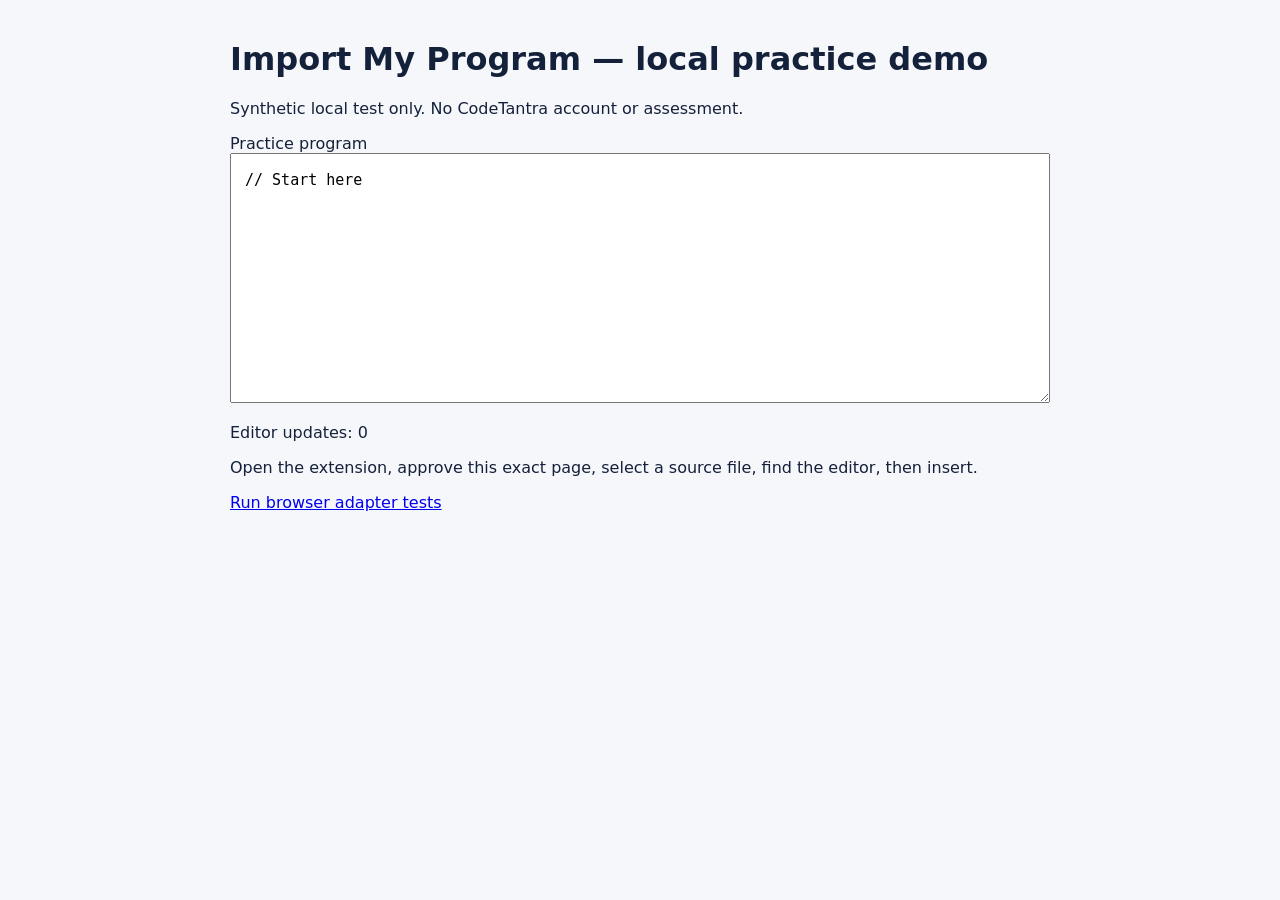
<file: demo/index.html>
<!doctype html><html lang="en"><meta charset="utf-8"><meta name="viewport" content="width=device-width"><title>Import My Program — local demo</title><style>body{font:16px system-ui;max-width:820px;margin:40px auto;background:#f6f7fb;color:#14213a}textarea{width:100%;height:250px;font:15px/1.6 monospace;padding:14px;box-sizing:border-box}button{padding:10px}pre{white-space:pre-wrap}</style><h1>Import My Program — local practice demo</h1><p>Synthetic local test only. No CodeTantra account or assessment.</p><label for="program">Practice program</label><textarea id="program" spellcheck="false">// Start here
</textarea><p id="events">Editor updates: 0</p><p>Open the extension, approve this exact page, select a source file, find the editor, then insert.</p><a href="/tests/browser.html">Run browser adapter tests</a><script src="demo.js"></script></html>
</file>
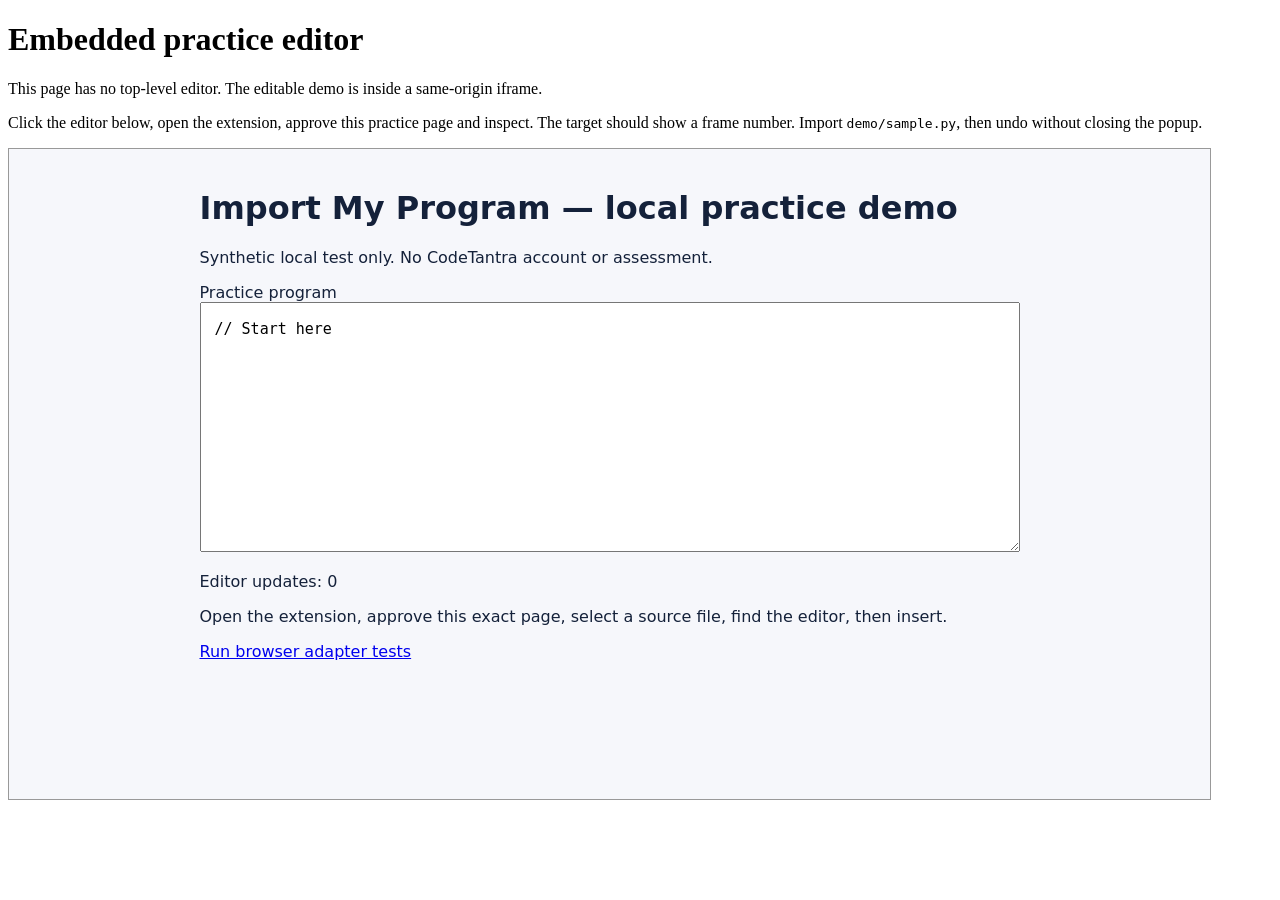
<file: demo/frames.html>
<!doctype html>
<html lang="en">
<head><meta charset="utf-8"><meta name="viewport" content="width=device-width,initial-scale=1"><title>Embedded practice editor demo</title></head>
<body>
<h1>Embedded practice editor</h1>
<p>This page has no top-level editor. The editable demo is inside a same-origin iframe.</p>
<p>Click the editor below, open the extension, approve this practice page and inspect. The target should show a frame number. Import <code>demo/sample.py</code>, then undo without closing the popup.</p>
<iframe title="Practice editor" src="index.html" style="width:95%;height:650px;border:1px solid #999"></iframe>
</body>
</html>
</file>
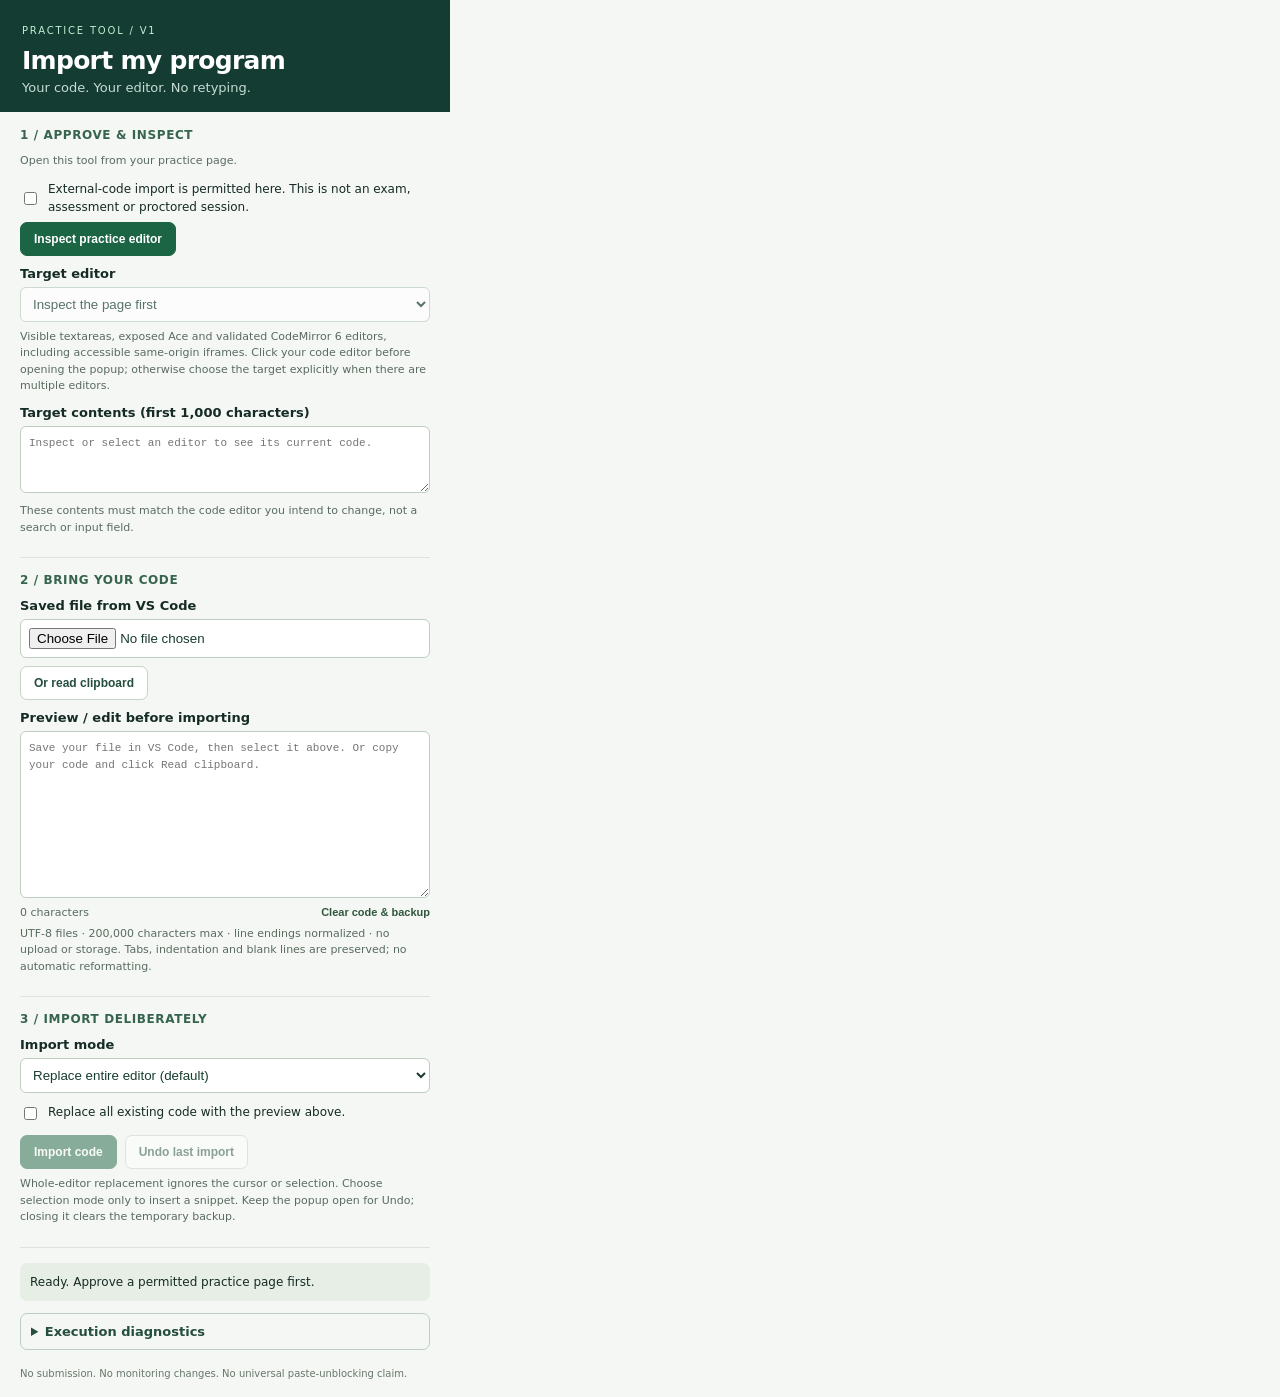
<file: extension/popup.html>
<!doctype html>
<html lang="en"><head><meta charset="utf-8"><meta name="viewport" content="width=device-width,initial-scale=1"><title>Import my program</title><link rel="stylesheet" href="popup.css"></head>
<body><header><span class="badge">PRACTICE TOOL / V1</span><h1>Import my program</h1><p>Your code. Your editor. No retyping.</p></header>
<main>
<section><h2>1 / Approve & inspect</h2><p id="page" class="muted">Open this tool from your practice page.</p><label class="check"><input id="consent" type="checkbox">External-code import is permitted here. This is not an exam, assessment or proctored session.</label><button id="inspect" type="button">Inspect practice editor</button><label for="target">Target editor</label><select id="target" disabled><option value="">Inspect the page first</option></select><p class="hint">Visible textareas, exposed Ace and validated CodeMirror 6 editors, including accessible same-origin iframes. Click your code editor before opening the popup; otherwise choose the target explicitly when there are multiple editors.</p><label for="targetCode">Target contents (first 1,000 characters)</label><textarea id="targetCode" rows="3" readonly spellcheck="false" placeholder="Inspect or select an editor to see its current code."></textarea><p class="hint">These contents must match the code editor you intend to change, not a search or input field.</p></section>
<section><h2>2 / Bring your code</h2><label for="file">Saved file from VS Code</label><input id="file" type="file"><button id="readClipboard" type="button" class="secondary">Or read clipboard</button><label for="preview">Preview / edit before importing</label><textarea id="preview" rows="9" spellcheck="false" placeholder="Save your file in VS Code, then select it above. Or copy your code and click Read clipboard."></textarea><div class="meta"><span id="count">0 characters</span><button id="clear" type="button" class="text">Clear code & backup</button></div><p class="hint">UTF-8 files · 200,000 characters max · line endings normalized · no upload or storage. Tabs, indentation and blank lines are preserved; no automatic reformatting.</p></section>
<section><h2>3 / Import deliberately</h2><label for="mode">Import mode</label><select id="mode"><option value="replace" selected>Replace entire editor (default)</option><option value="selection">Insert at cursor / replace selection</option></select><label id="replaceRow" class="check"><input id="replaceConfirmed" type="checkbox">Replace all existing code with the preview above.</label><div class="actions"><button id="insert" type="button" disabled>Import code</button><button id="undo" type="button" class="secondary" disabled>Undo last import</button></div><p class="hint">Whole-editor replacement ignores the cursor or selection. Choose selection mode only to insert a snippet. Keep the popup open for Undo; closing it clears the temporary backup.</p></section>
<p id="status" role="status" aria-live="polite">Ready. Approve a permitted practice page first.</p>
<details id="diagnostics"><summary>Execution diagnostics</summary><p class="hint">Latest 100 entries, in memory only. Closing the popup clears this log. Checks do not prove saving, submission or live CodeTantra support.</p><p class="hint">Report excludes source, clipboard text, filenames, editor labels, URLs and account data. Review it below before exporting. Export creates a local file that remains after closing the popup.</p><h2 id="diagnosticReportLabel">Report preview</h2><pre id="diagnosticReport" tabindex="0" aria-labelledby="diagnosticReportLabel"></pre><div class="actions"><button id="clearDiagnostics" type="button" class="secondary">Clear log</button><button id="exportDiagnostics" type="button" class="secondary">Export report</button></div><p id="diagnosticStatus" class="hint" role="status" aria-live="polite"></p></details>
</main><footer>No submission. No monitoring changes. No universal paste-unblocking claim.</footer><script type="module" src="popup.mjs"></script></body></html>
</file>
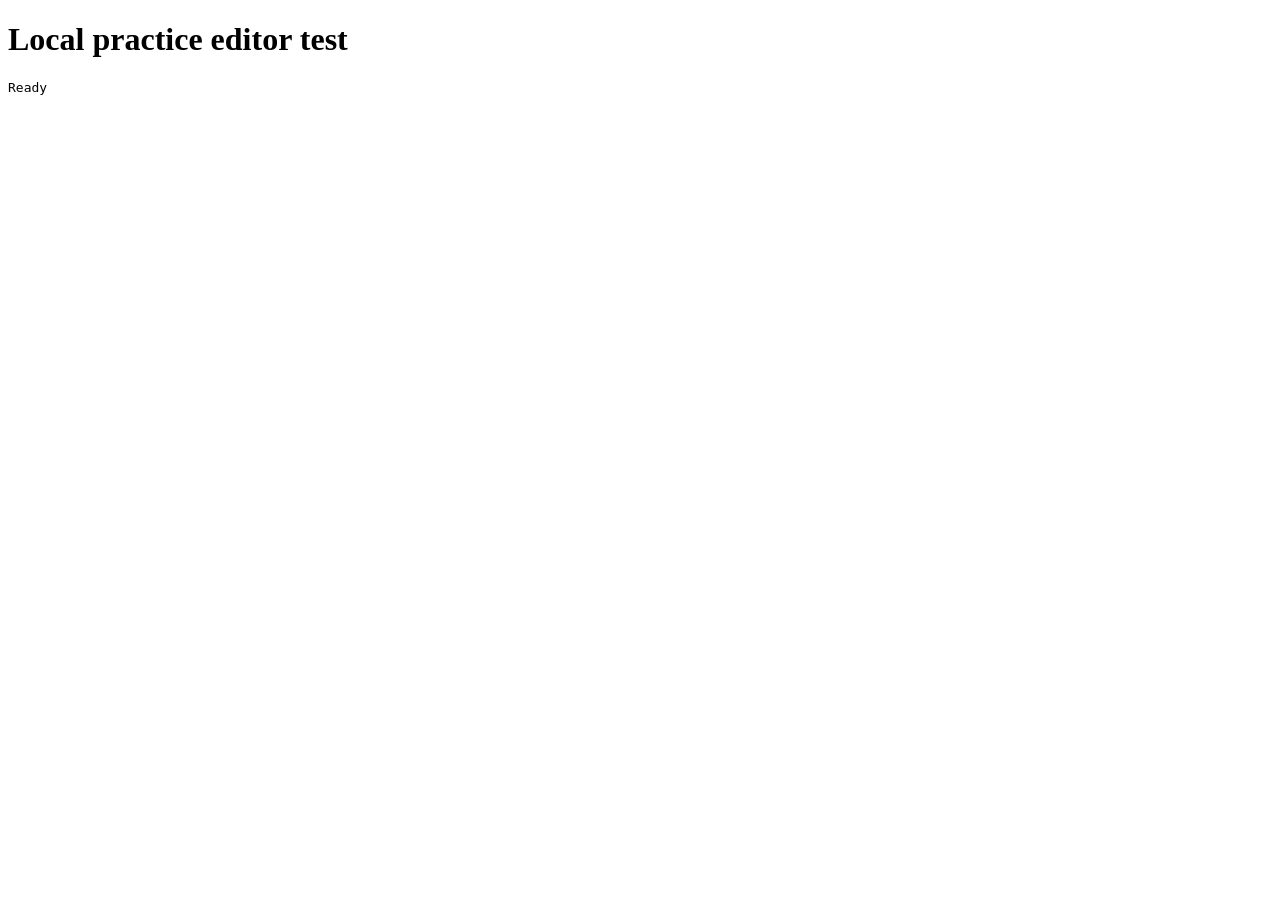
<file: tests/browser.html>
<!doctype html><html lang="en"><meta charset="utf-8"><title>Program Import Practice Test</title><body><h1>Local practice editor test</h1><div id="fixture"></div><pre id="results">Ready</pre><script type="module">
window.runTests = async () => {
  const results = [];
  try {
    const {pageEditor} = await import('../extension/editor-adapter.mjs');
    const url = location.href;
    const invoke = (operation, args={}) => pageEditor({operation, approvedUrl:url, consent:true, ...args});
    fixture.innerHTML = '<label for="code">Code</label><textarea id="code" rows="8" cols="65"></textarea>';
    const el = document.getElementById('code');
    el.value = 'start\nfinish'; el.setSelectionRange(6,6);
    let inputs = 0; el.addEventListener('input',()=> inputs++);
    const inspection = invoke('inspect');
    if (!inspection.ok || inspection.editors.length !== 1) throw Error('did not discover the visible textarea');
    const snapshot = invoke('snapshot', {target:inspection.editors[0].target});
    if (!snapshot.ok) throw Error('snapshot failed');
    const text = '\tprint("hello 😀");\n';
    const inserted = invoke('insert', {target:snapshot.target, expected:snapshot.snapshot, text, mode:'selection'});
    if (!inserted.ok || el.value !== 'start\n'+text+'finish' || inputs !== 1) throw Error('multiline insertion/input event failed');
    const undone = invoke('undo', {target:snapshot.target, expected:inserted.snapshot, restore:snapshot.snapshot});
    if (!undone.ok || el.value !== 'start\nfinish' || el.selectionStart !== 6 || inputs !== 2) throw Error('undo failed');
    results.push({name:'textarea: multiline, Unicode, input event and undo',ok:true});
  } catch(e) { results.push({name:'textarea: multiline, Unicode, input event and undo',ok:false,error:e.message}); }
  try {
    if (!window.ace) await new Promise((resolve,reject) => { const s=document.createElement('script'); s.src='https://ace.c9.io/build/src/ace.js'; s.onload=resolve; s.onerror=()=>reject(Error('Official Ace test library could not load')); document.head.append(s); });
    const {pageEditor} = await import('../extension/editor-adapter.mjs');
    fixture.innerHTML = '<div id="ace-code" style="width:600px;height:200px"></div>';
    const editor = ace.edit('ace-code'); editor.session.setUseWorker(false); editor.setValue('first\nlast',-1); editor.moveCursorTo(1,0);
    const invoke = (operation,args={})=>pageEditor({operation,approvedUrl:location.href,consent:true,...args});
    const inspection=invoke('inspect');
    if (!inspection.ok || inspection.editors[0]?.kind !== 'ace') throw Error('exposed Ace editor not discovered');
    const snapshot=invoke('snapshot',{target:inspection.editors[0].target});
    const text='\tprint("hello 😀");\n';
    const inserted=invoke('insert',{target:snapshot.target,expected:snapshot.snapshot,text,mode:'selection'});
    if (!inserted.ok || editor.getValue() !== 'first\n'+text+'last') throw Error('Ace multiline insertion failed: '+(inserted.error||''));
    const undone=invoke('undo',{target:snapshot.target,expected:inserted.snapshot,restore:snapshot.snapshot});
    if (!undone.ok || editor.getValue() !== 'first\nlast') throw Error('Ace undo failed');
    editor.setReadOnly(true);
    const readonly=invoke('insert',{target:snapshot.target,expected:snapshot.snapshot,text,mode:'selection'});
    if (readonly.ok || editor.getValue() !== 'first\nlast') throw Error('Ace read-only protection failed');
    results.push({name:'real Ace: multiline, Unicode, undo and read-only',ok:true,version:ace.version});
    editor.destroy(); fixture.innerHTML='';
  } catch(e) { results.push({name:'real Ace: multiline, Unicode, undo and read-only',ok:false,error:e.message}); }
  document.getElementById('results').textContent = JSON.stringify(results,null,2);
  return results;
};
</script></body></html>
</file>
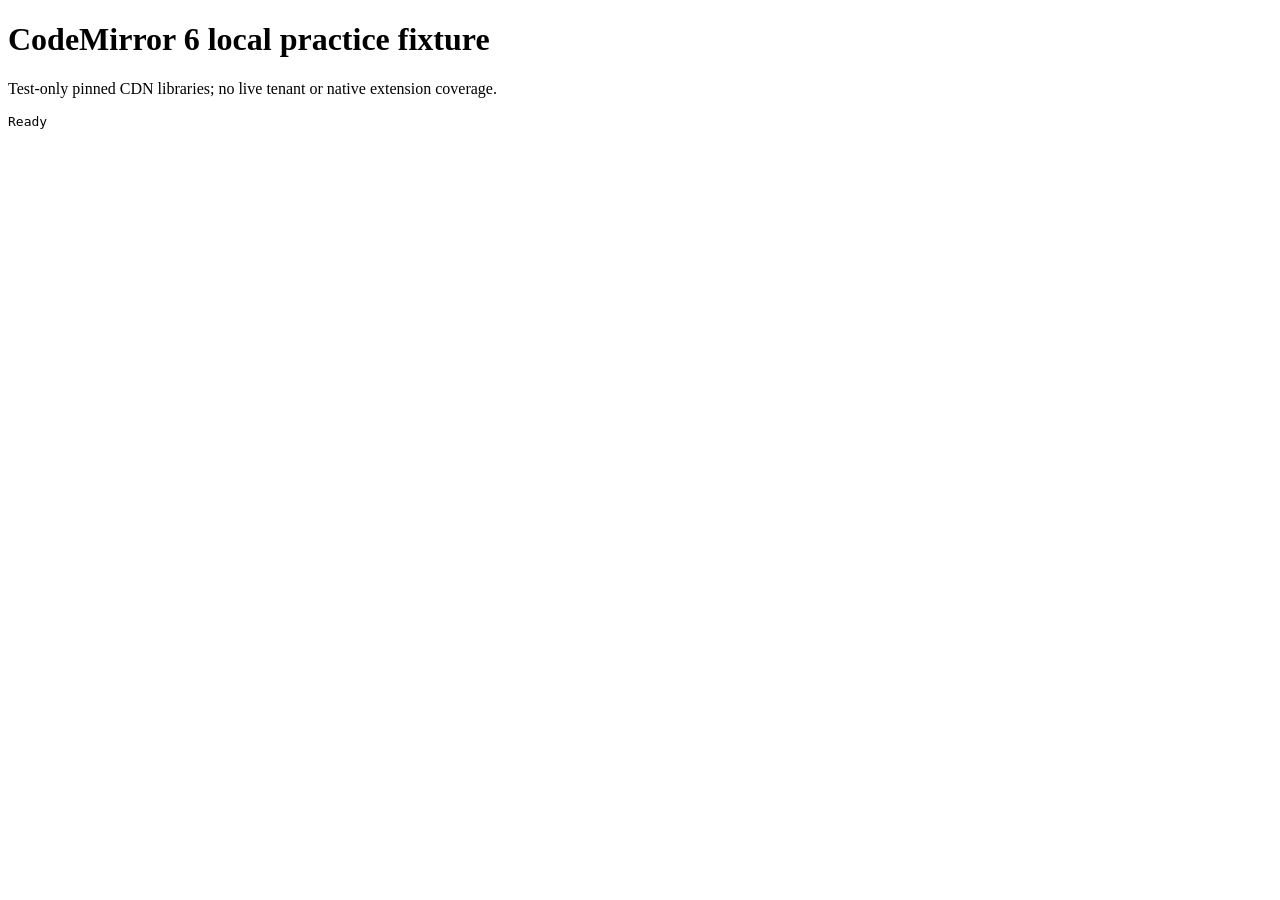
<file: tests/cm6-browser.html>
<!doctype html>
<html lang="en"><meta charset="utf-8"><title>CodeMirror 6 practice adapter tests</title>
<style>.cm-editor{height:180px;width:640px;border:1px solid #aaa}.cm-scroller{overflow:auto}iframe{width:500px;height:850px}</style>
<h1>CodeMirror 6 local practice fixture</h1>
<p>Test-only pinned CDN libraries; no live tenant or native extension coverage.</p>
<div id="fixture"></div><div id="popup-host"></div><pre id="results">Ready</pre>
<script type="importmap">{"imports":{"@codemirror/state":"https://esm.sh/@codemirror/state@6.6.0?bundle"}}</script>
<script type="module" src="cm6-browser.mjs"></script></html>
</file>
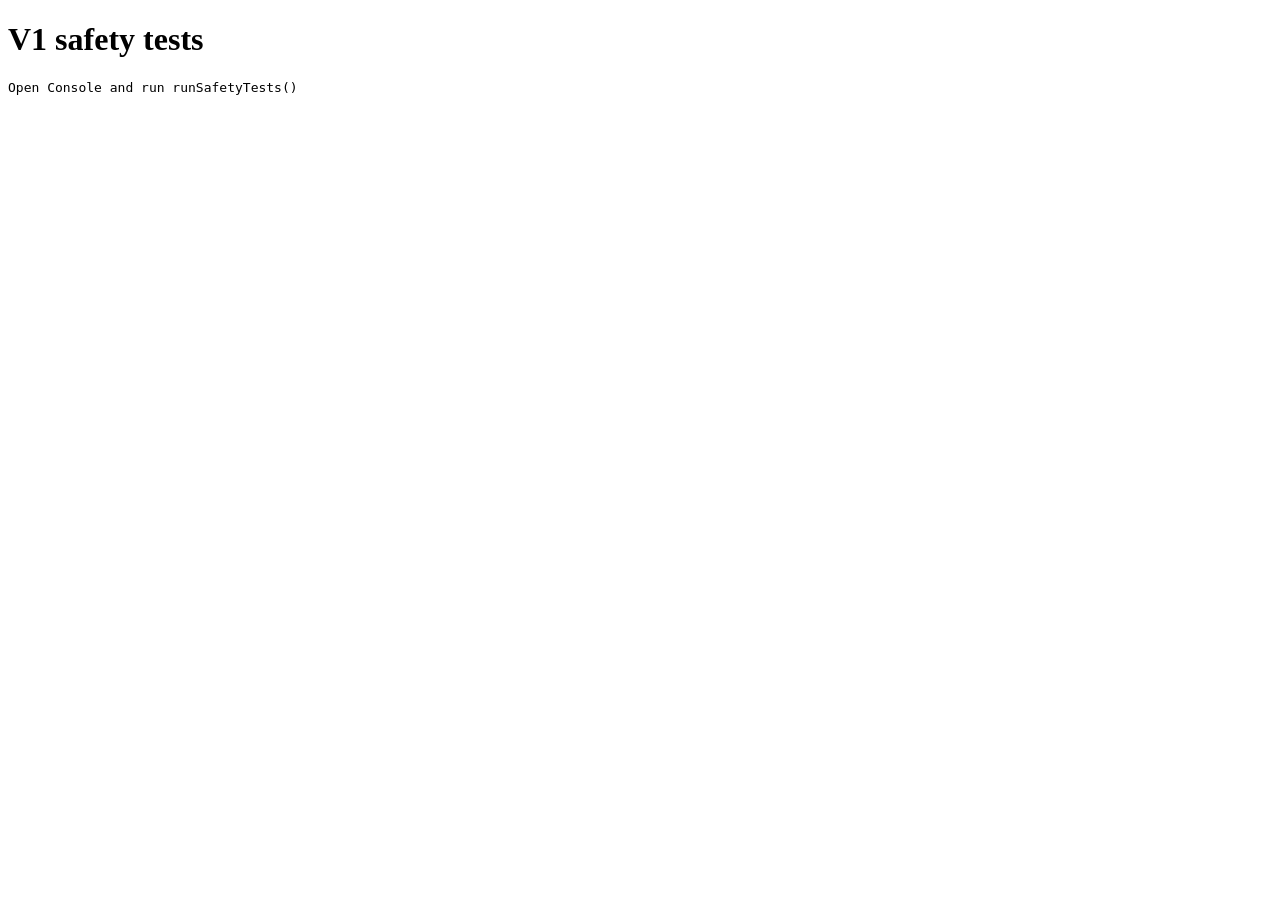
<file: tests/safety.html>
<!doctype html><html lang="en"><meta charset="utf-8"><title>V1 safety tests</title><h1>V1 safety tests</h1><div id="fixture"></div><pre id="results">Open Console and run runSafetyTests()</pre><script type="module" src="safety.mjs"></script></html>
</file>
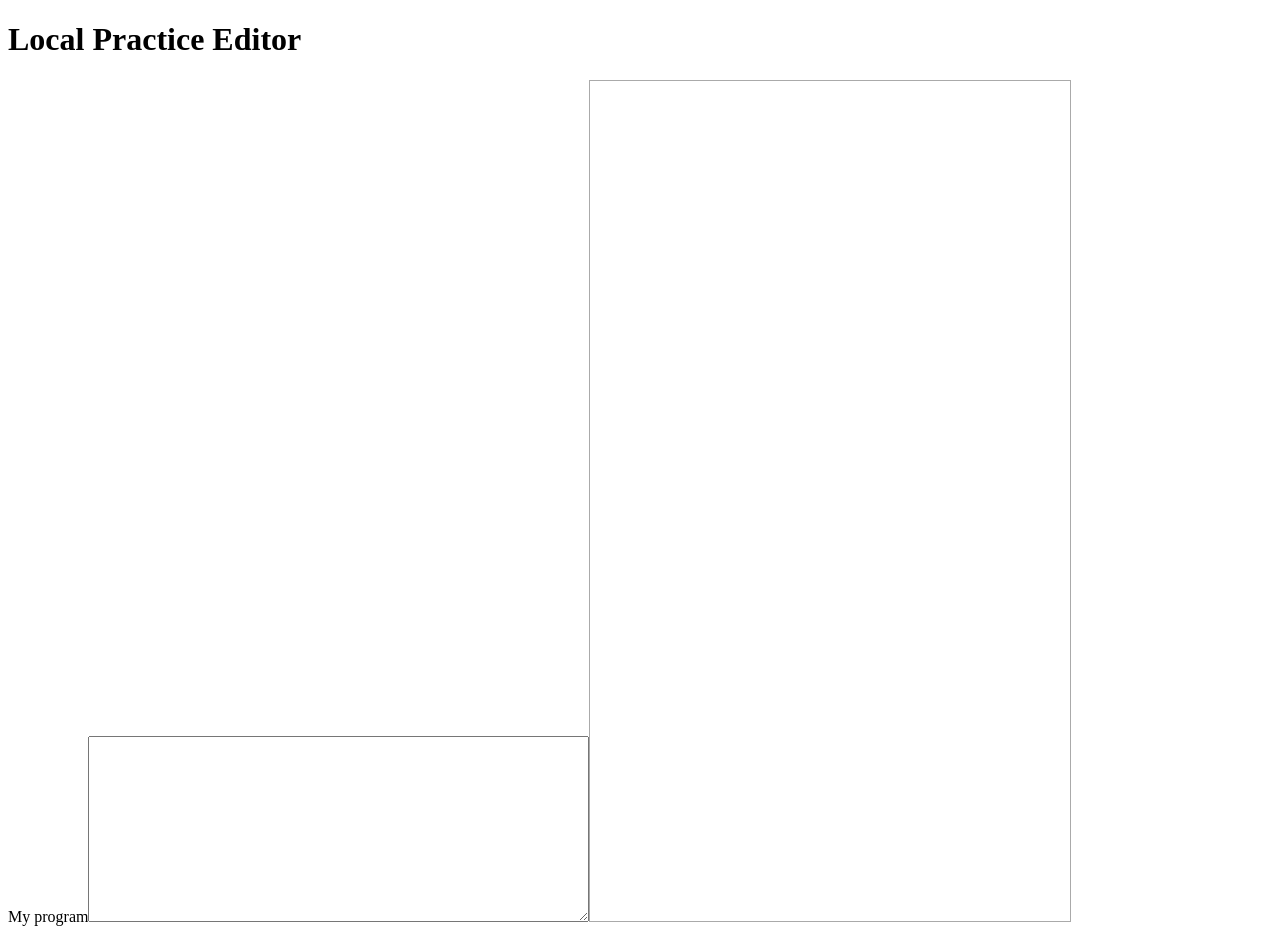
<file: tests/ui.html>
<!doctype html><html lang="en"><meta charset="utf-8"><title>Program Import UI Practice Test</title><body><h1>Local Practice Editor</h1><label for="code">My program</label><textarea id="code" rows="12" cols="60"></textarea><iframe id="popup" title="Extension popup" style="width:480px;height:840px;border:1px solid #aaa"></iframe><pre id="results"></pre><script type="module">
window.sampleCode='\tif (ready) {\n    console.log("hello 😀");  \n\n}\n';
window.clipboardFails=false;
window.executeForTest=(func,args)=>({frameId:0,documentId:'local-demo-document',result:(0,eval)(`(${func.toString()})(${JSON.stringify(args[0])})`)});
window.runUI=async()=>{
 const report=[];
 try {
  const response=await fetch('../extension/popup.html'); if (!response.ok) throw Error('Popup not implemented');
  const html=await response.text();
  popup.srcdoc=html.replace('<head>','<head><base href="'+location.origin+'/extension/"><script src="../tests/bridge.js"><\/script>');
  await new Promise((resolve,reject)=>{popup.onload=resolve;setTimeout(()=>reject(Error('popup load timeout')),15000);});
  const doc=popup.contentDocument;
  const until=async(fn)=>{const end=Date.now()+10000;while(!fn()){if(Date.now()>end)throw Error('UI state timed out: '+doc.getElementById('status')?.textContent);await new Promise(r=>setTimeout(r,30));}};
  await until(()=>doc.getElementById('inspect')?.disabled===false);
  if(doc.getElementById('mode').value!=='replace'||doc.getElementById('replaceRow').hidden||doc.getElementById('replaceConfirmed').checked)throw Error('default replacement confirmation is incorrect');
  code.value='start\nend';code.setSelectionRange(6,6);
  doc.getElementById('consent').click();doc.getElementById('inspect').click();
  await until(()=>doc.getElementById('target').options.length===1 && !doc.getElementById('readClipboard').disabled);
  doc.getElementById('readClipboard').click(); await until(()=>doc.getElementById('preview').value===sampleCode && !doc.getElementById('readClipboard').disabled);
  if(!doc.getElementById('insert').disabled)throw Error('default replacement not gated');
  doc.getElementById('insert').click();if(code.value!=='start\nend')throw Error('unconfirmed replacement mutated code');
  doc.getElementById('replaceConfirmed').click();doc.getElementById('insert').click();
  await until(()=>code.value===sampleCode && !doc.getElementById('undo').disabled);
  doc.getElementById('undo').click();await until(()=>code.value==='start\nend' && !doc.getElementById('inspect').disabled);
  if(code.selectionStart!==6||code.selectionEnd!==6)throw Error('full replacement undo lost cursor');
  report.push({name:'popup: default confirmed full replacement preserves exact formatting and undo',ok:true});
  // Cursor insertion remains opt-in; exercise it separately from the default.
  doc.getElementById('replaceConfirmed').checked=false;
  doc.getElementById('mode').value='selection';doc.getElementById('mode').dispatchEvent(new doc.defaultView.Event('input',{bubbles:true}));
  doc.getElementById('insert').click();await until(()=>code.value==='start\n'+sampleCode+'end' && !doc.getElementById('undo').disabled);
  doc.getElementById('undo').click();await until(()=>code.value==='start\nend' && !doc.getElementById('readClipboard').disabled);
  report.push({name:'popup: inspect, clipboard preview, insertion and undo (Chrome API test bridge)',ok:true});
  window.clipboardFails=true;doc.getElementById('readClipboard').click();await until(()=>!doc.getElementById('readClipboard').disabled && doc.getElementById('status').dataset.error==='true' && doc.getElementById('status').textContent.startsWith('Clipboard access failed'));
  if(!doc.getElementById('preview').value)throw Error('clipboard failure erased preview');
  report.push({name:'popup: clipboard failure preserves preview',ok:true});
  window.clipboardFails=false;
 } catch(e){report.push({name:'popup integration',ok:false,error:e.message});}
 results.textContent=JSON.stringify(report,null,2);return report;
};
</script><script type="module" src="saved-file.mjs"></script></body></html>
</file>
<file: extension/popup.css>
:root{color-scheme:light;font-family:system-ui,sans-serif;color:#162b26;background:#f4f7f3;font-size:13px}*{box-sizing:border-box}body{width:450px;margin:0}header{padding:22px 22px 17px;background:#143c32;color:#fff}h1{font-size:25px;letter-spacing:-.7px;margin:9px 0 5px}header p{color:#c6ddd3;margin:0}.badge{font-size:10px;letter-spacing:1.8px;color:#bfefd3}main{padding:16px 20px}section{margin:0 0 15px;padding:0 0 14px;border-bottom:1px solid #dbe4db}h2{font-size:12px;letter-spacing:.6px;text-transform:uppercase;margin:0 0 11px;color:#37644f}label{display:block;font-weight:600;margin:10px 0 6px}.check{display:flex;gap:8px;font-size:12px;font-weight:400;line-height:1.5}.check input{flex:none;margin-top:4px}.check[hidden]{display:none}button{cursor:pointer;border:1px solid #1c6544;border-radius:7px;background:#1c6544;color:#fff;padding:9px 13px;font-weight:600;font-size:12px}button:disabled{opacity:.5;cursor:not-allowed}.secondary{background:#fff;color:#254e3e;border-color:#c4d4c9}.text{background:none;border:none;padding:0;color:#315640;font-size:11px}select,textarea,input[type=file]{width:100%;background:#fff;border:1px solid #bdcfc2;border-radius:6px;color:#173c2d;padding:8px}textarea{font-family:ui-monospace,monospace;font-size:11px;line-height:1.5;resize:vertical;tab-size:4}#readClipboard{margin-top:8px}.hint,.muted{font-size:11px;line-height:1.5;color:#5a6b60;margin:7px 0;overflow-wrap:anywhere}.meta{display:flex;justify-content:space-between;color:#5a6b60;font-size:11px;margin-top:5px}.actions{display:flex;gap:8px;margin-top:12px}#status{border-radius:7px;padding:10px;background:#e6eee5;line-height:1.5;font-size:12px;overflow-wrap:anywhere}#status[data-error=true]{background:#fbe9e5;color:#8a3324}footer{padding:0 20px 16px;color:#67766b;font-size:10px;line-height:1.5}:focus-visible{outline:2px solid #33905b;outline-offset:3px}

#diagnostics{border:1px solid #bdcfc2;border-radius:7px;padding:10px}summary{cursor:pointer;font-weight:600;color:#254e3e}#diagnosticReportLabel{margin-top:12px}#diagnosticReport{white-space:pre-wrap;overflow-wrap:anywhere;max-height:220px;overflow:auto;background:#fff;border:1px solid #bdcfc2;border-radius:6px;padding:8px;font-size:11px;line-height:1.5}
</file>
